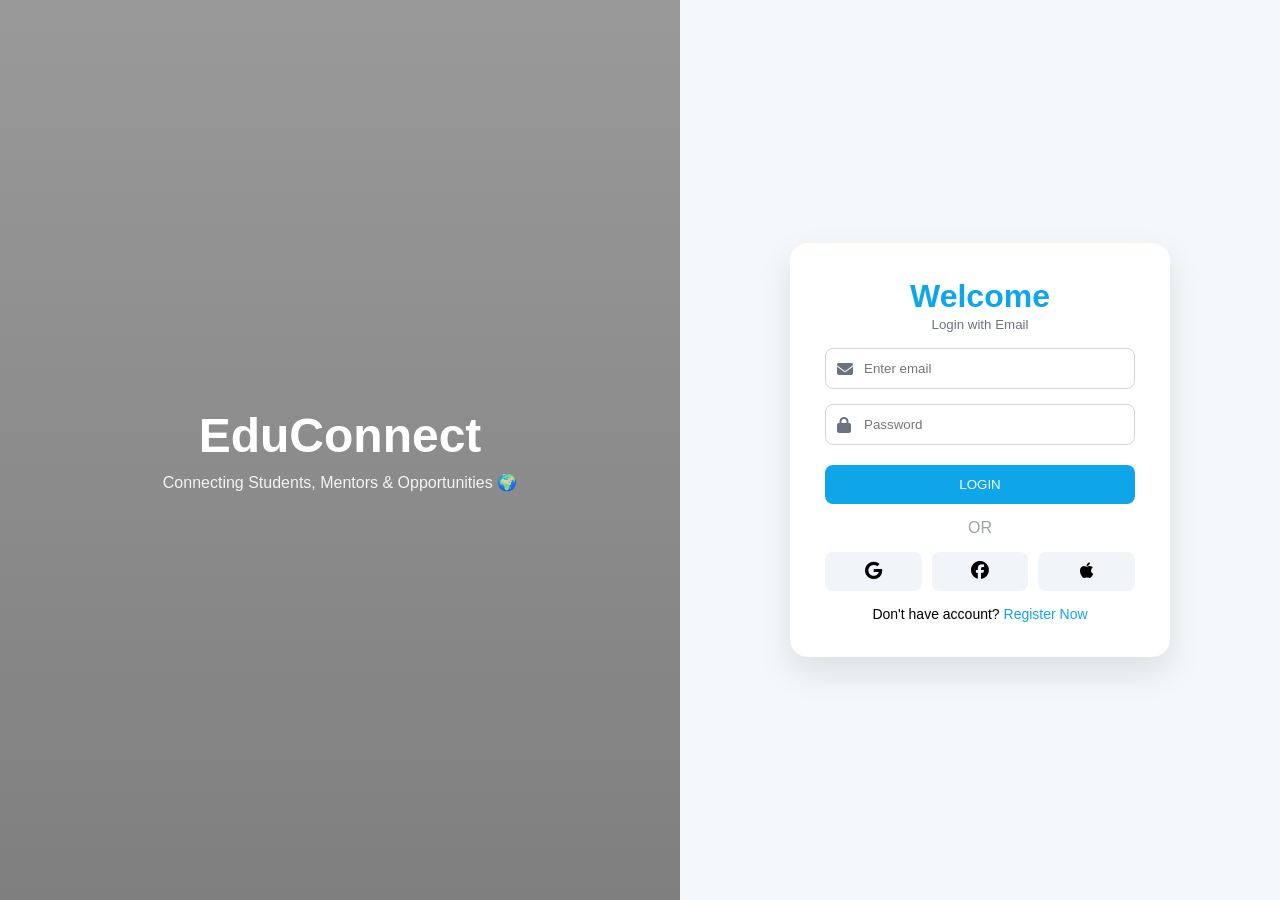
<file: templates/login.html>
<!DOCTYPE html>
<html lang="en">

<head>
    <meta charset="UTF-8">
    <meta name="viewport" content="width=device-width, initial-scale=1.0">
    <title>EduConnect Login</title>

    <link href="https://cdnjs.cloudflare.com/ajax/libs/font-awesome/6.5.0/css/all.min.css" rel="stylesheet">

    <style>
        * {
            margin: 0;
            padding: 0;
            box-sizing: border-box;
            font-family: 'Segoe UI', sans-serif;
        }

        body {
            height: 100vh;
            display: flex;
        }

        /* LEFT SIDE */
        .left {
            flex: 1;
            background:
                linear-gradient(rgba(0, 0, 0, 0.4), rgba(0, 0, 0, 0.5)),
                url('https://images.unsplash.com/photo-1503676260728-1c00da094a0b');
            background-size: cover;
            background-position: center;
            color: white;
            display: flex;
            flex-direction: column;
            justify-content: center;
            align-items: center;
            text-align: center;
            padding: 40px;
        }

        .left h1 {
            font-size: 3rem;
            font-weight: 600;
        }

        .left p {
            margin-top: 10px;
            opacity: 0.9;
        }

        /* RIGHT SIDE */
        .right {
            flex: 1;
            background: #f4f8fb;
            display: flex;
            justify-content: center;
            align-items: center;
        }

        /* CARD */
        .card {
            width: 100%;
            max-width: 380px;
            background: white;
            padding: 35px;
            border-radius: 18px;
            box-shadow: 0 15px 35px rgba(0, 0, 0, 0.1);
            text-align: center;
        }

        .card h2 {
            font-size: 2rem;
            color: #0ea5e9;
        }

        .card small {
            color: #6b7280;
        }

        /* INPUT */
        .input-group {
            margin-top: 15px;
            position: relative;
        }

        .input-group i {
            position: absolute;
            top: 50%;
            left: 12px;
            transform: translateY(-50%);
            color: #6b7280;
        }

        input {
            width: 100%;
            padding: 12px 12px 12px 38px;
            border-radius: 8px;
            border: 1px solid #d1d5db;
            outline: none;
        }

        input:focus {
            border-color: #0ea5e9;
            box-shadow: 0 0 0 2px rgba(14, 165, 233, 0.2);
        }

        /* BUTTON */
        button {
            width: 100%;
            margin-top: 20px;
            padding: 12px;
            border: none;
            border-radius: 8px;
            background: #0ea5e9;
            color: white;
            font-weight: 500;
            cursor: pointer;
        }

        button:hover {
            background: #0284c7;
        }

        /* OR */
        .or {
            margin: 15px 0;
            color: #9ca3af;
        }

        /* SOCIAL */
        .social {
            display: flex;
            gap: 10px;
            justify-content: center;
        }

        .social div {
            flex: 1;
            padding: 10px;
            border-radius: 8px;
            background: #f1f5f9;
            cursor: pointer;
        }

        .social i {
            font-size: 18px;
        }

        /* FOOTER */
        .footer {
            margin-top: 15px;
            font-size: 14px;
        }

        .footer a {
            color: #0ea5e9;
            text-decoration: none;
            font-weight: 500;
        }

        /* ERROR */
        #error-msg {
            background: #fee2e2;
            color: #dc2626;
            padding: 10px;
            border-radius: 8px;
            margin-top: 10px;
            display: none;
        }

        /* RESPONSIVE */
        @media(max-width:900px) {
            .left {
                display: none;
            }
        }
    </style>
</head>

<body>

    <!-- LEFT -->
    <div class="left">
        <h1>EduConnect</h1>
        <p>Connecting Students, Mentors & Opportunities 🌍</p>
    </div>

    <!-- RIGHT -->
    <div class="right">
        <div class="card">

            <h2>Welcome</h2>
            <small>Login with Email</small>

            <div id="error-msg"></div>

            <form id="login-form">

                <div class="input-group">
                    <i class="fa fa-envelope"></i>
                    <input type="email" id="email" placeholder="Enter email" required>
                </div>

                <div class="input-group">
                    <i class="fa fa-lock"></i>
                    <input type="password" id="password" placeholder="Password" required>
                </div>

                <button type="submit">LOGIN</button>
            </form>

            <div class="or">OR</div>

            <div class="social">
                <div><i class="fab fa-google"></i></div>
                <div><i class="fab fa-facebook"></i></div>
                <div><i class="fab fa-apple"></i></div>
            </div>

            <div class="footer">
                Don't have account? <a href="/register">Register Now</a>
            </div>

        </div>
    </div>

    <script>
        document.getElementById('login-form').addEventListener('submit', async (e) => {
            e.preventDefault();

            const btn = e.target.querySelector('button');
            const oldText = btn.innerText;
            btn.innerText = 'Logging in...';
            btn.disabled = true;

            const email = document.getElementById('email').value;
            const password = document.getElementById('password').value;
            const errorMsg = document.getElementById('error-msg');

            errorMsg.style.display = 'none';

            try {
                const response = await fetch('/api/auth/login', {
                    method: 'POST',
                    headers: {
                        'Content-Type': 'application/json'
                    },
                    body: JSON.stringify({ email, password })
                });

                const res = await response.json();

                if (!response.ok) {
                    throw new Error(res.message || 'Login failed');
                }
                localStorage.setItem('token', res.token);
                localStorage.setItem('user', JSON.stringify(res.user));

                if (res.user.role === 'admin') window.location.href = '/admin-dashboard';
                else if (res.user.role === 'student') window.location.href = '/student-dashboard';
                else if (res.user.role === 'ngo') window.location.href = '/ngo-dashboard';
                else if (res.user.role === 'mentor') window.location.href = '/mentor-dashboard';
                else window.location.href = '/';

            } catch (err) {
                let msg = err.message || 'Login failed';
                if (msg.includes('rejected')) {
                    msg = 'Your account was rejected. Contact admin.';
                }

                errorMsg.innerText = msg;
                errorMsg.style.display = 'block';
            } finally {
                btn.innerText = oldText;
                btn.disabled = false;
            }
        });
    </script>

</body>

</html>
</file>
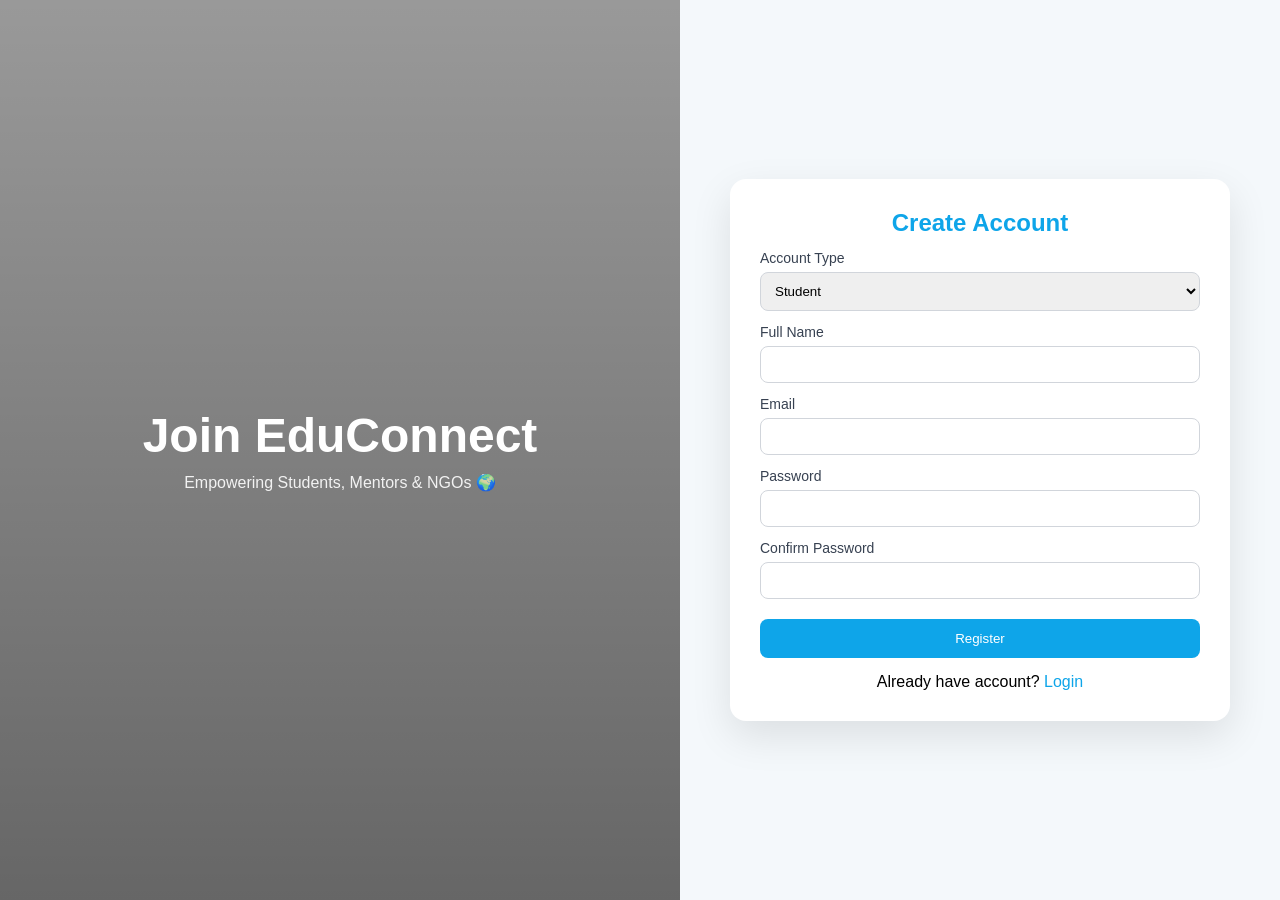
<file: templates/register.html>
<!DOCTYPE html>
<html lang="en">
<head>
<meta charset="UTF-8">
<meta name="viewport" content="width=device-width, initial-scale=1.0">
<title>EduConnect Register</title>

<link href="https://cdnjs.cloudflare.com/ajax/libs/font-awesome/6.5.0/css/all.min.css" rel="stylesheet">

<style>
*{
    margin:0;
    padding:0;
    box-sizing:border-box;
    font-family:'Segoe UI',sans-serif;
}

body{
    display:flex;
    height:100vh;
}

/* LEFT SIDE */
.left{
    flex:1;
    background:
    linear-gradient(rgba(0,0,0,0.4), rgba(0,0,0,0.6)),
    url('https://images.unsplash.com/photo-1523240795612-9a054b0db644');
    background-size:cover;
    background-position:center;
    color:white;
    display:flex;
    align-items:center;
    justify-content:center;
    text-align:center;
    padding:40px;
}

.left h1{
    font-size:3rem;
}

.left p{
    margin-top:10px;
    opacity:0.9;
}

/* RIGHT */
.right{
    flex:1;
    background:#f4f8fb;
    display:flex;
    justify-content:center;
    align-items:center;
    overflow-y:auto;
}

/* CARD */
.card{
    width:100%;
    max-width:500px;
    background:white;
    padding:30px;
    border-radius:16px;
    box-shadow:0 15px 40px rgba(0,0,0,0.1);
}

.card h2{
    text-align:center;
    color:#0ea5e9;
}

/* INPUT GROUP */
.input-group{
    margin-top:12px;
}

label{
    font-size:14px;
    color:#374151;
}

input, select{
    width:100%;
    padding:10px;
    border-radius:8px;
    border:1px solid #d1d5db;
    margin-top:5px;
}

input:focus, select:focus{
    border-color:#0ea5e9;
    outline:none;
    box-shadow:0 0 0 2px rgba(14,165,233,0.2);
}

/* BUTTON */
button{
    width:100%;
    margin-top:20px;
    padding:12px;
    border:none;
    border-radius:8px;
    background:#0ea5e9;
    color:white;
    cursor:pointer;
}

button:hover{
    background:#0284c7;
}

/* ALERTS */
.msg{
    padding:10px;
    border-radius:8px;
    margin-top:10px;
    display:none;
}

.error{
    background:#fee2e2;
    color:#dc2626;
}

.success{
    background:#d1fae5;
    color:#059669;
}

/* HIDDEN */
.hidden{
    display:none;
}

/* FOOTER */
.footer{
    text-align:center;
    margin-top:15px;
}

.footer a{
    color:#0ea5e9;
    text-decoration:none;
}

/* RESPONSIVE */
@media(max-width:900px){
    .left{
        display:none;
    }
}
</style>
</head>

<body>

<!-- LEFT -->
<div class="left">
    <div>
        <h1>Join EduConnect</h1>
        <p>Empowering Students, Mentors & NGOs 🌍</p>
    </div>
</div>

<!-- RIGHT -->
<div class="right">
<div class="card">

<h2>Create Account</h2>

<div id="error-msg" class="msg error"></div>
<div id="success-msg" class="msg success">Registration successful!</div>

<form id="register-form" enctype="multipart/form-data">

<div class="input-group">
<label>Account Type</label>
<select id="role" name="role">
    <option value="student">Student</option>
    <option value="ngo">NGO</option>
    <option value="mentor">Mentor</option>
</select>
</div>

<div class="input-group">
<label>Full Name</label>
<input type="text" name="name" required>
</div>

<div class="input-group">
<label>Email</label>
<input type="email" name="email" required>
</div>

<div class="input-group">
<label>Password</label>
<input type="password" name="password" required>
</div>

<div class="input-group">
<label>Confirm Password</label>
<input type="password" name="confirmPassword" required>
</div>

<!-- NGO -->
<div id="ngo-fields" class="hidden">
    <div class="input-group"><input type="text" name="orgName" placeholder="Organization Name"></div>
    <div class="input-group"><input type="text" name="regNo" placeholder="Registration Number"></div>
    <div class="input-group"><input type="text" name="address" placeholder="Address"></div>
    <div class="input-group"><input type="url" name="website" placeholder="Website"></div>
    <div class="input-group"><input type="file" name="certificate"></div>
</div>

<!-- Mentor -->
<div id="mentor-fields" class="hidden">
    <div class="input-group"><input type="url" name="linkedin" placeholder="LinkedIn"></div>
    <div class="input-group"><input type="text" name="organization" placeholder="Organization"></div>
    <div class="input-group"><input type="number" name="experience" placeholder="Experience"></div>
    <div class="input-group"><input type="file" name="resume"></div>
</div>

<button type="submit">Register</button>

</form>

<div class="footer">
Already have account? <a href="/login">Login</a>
</div>

</div>
</div>

<script>
const role = document.getElementById('role');
const ngoFields = document.getElementById('ngo-fields');
const mentorFields = document.getElementById('mentor-fields');

role.addEventListener('change', () => {
    ngoFields.classList.add('hidden');
    mentorFields.classList.add('hidden');

    if(role.value === 'ngo') ngoFields.classList.remove('hidden');
    if(role.value === 'mentor') mentorFields.classList.remove('hidden');
});

document.getElementById('register-form').addEventListener('submit', async (e) => {
    e.preventDefault();

    const btn = e.target.querySelector('button');
    const formData = new FormData(e.target);

    const errorMsg = document.getElementById('error-msg');
    const successMsg = document.getElementById('success-msg');

    errorMsg.style.display = 'none';
    successMsg.style.display = 'none';

    if(formData.get('password') !== formData.get('confirmPassword')){
        errorMsg.innerText = "Passwords do not match";
        errorMsg.style.display = 'block';
        return;
    }

    btn.innerText = "Registering...";
    btn.disabled = true;

    try {
        const res = await fetch('/api/auth/register', {
            method:'POST',
            body:formData
        });

        const data = await res.json();
        if(!res.ok) throw new Error(data.message);

        successMsg.style.display = 'block';

        setTimeout(()=> window.location.href='/login',2000);

    } catch(err){
        errorMsg.innerText = err.message;
        errorMsg.style.display = 'block';
        btn.disabled = false;
        btn.innerText = "Register";
    }
});
</script>

</body>
</html>
</file>
